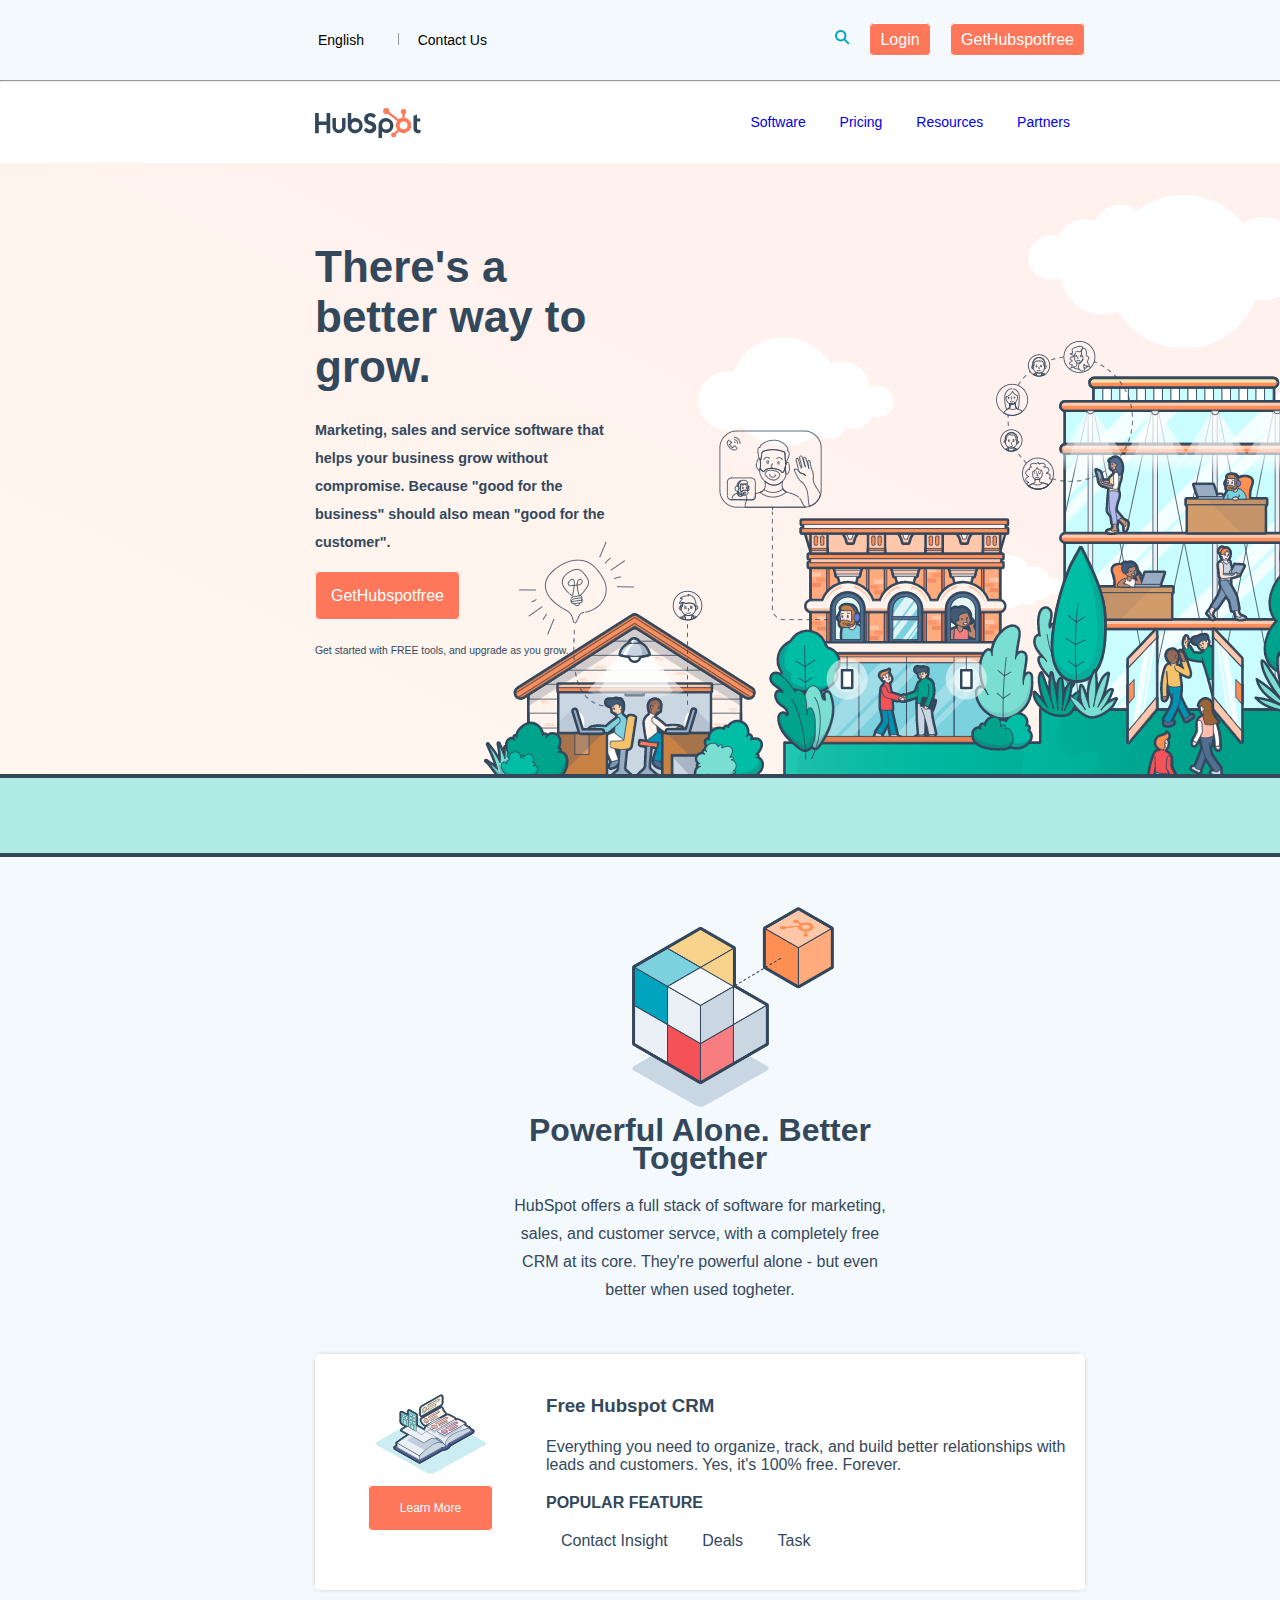
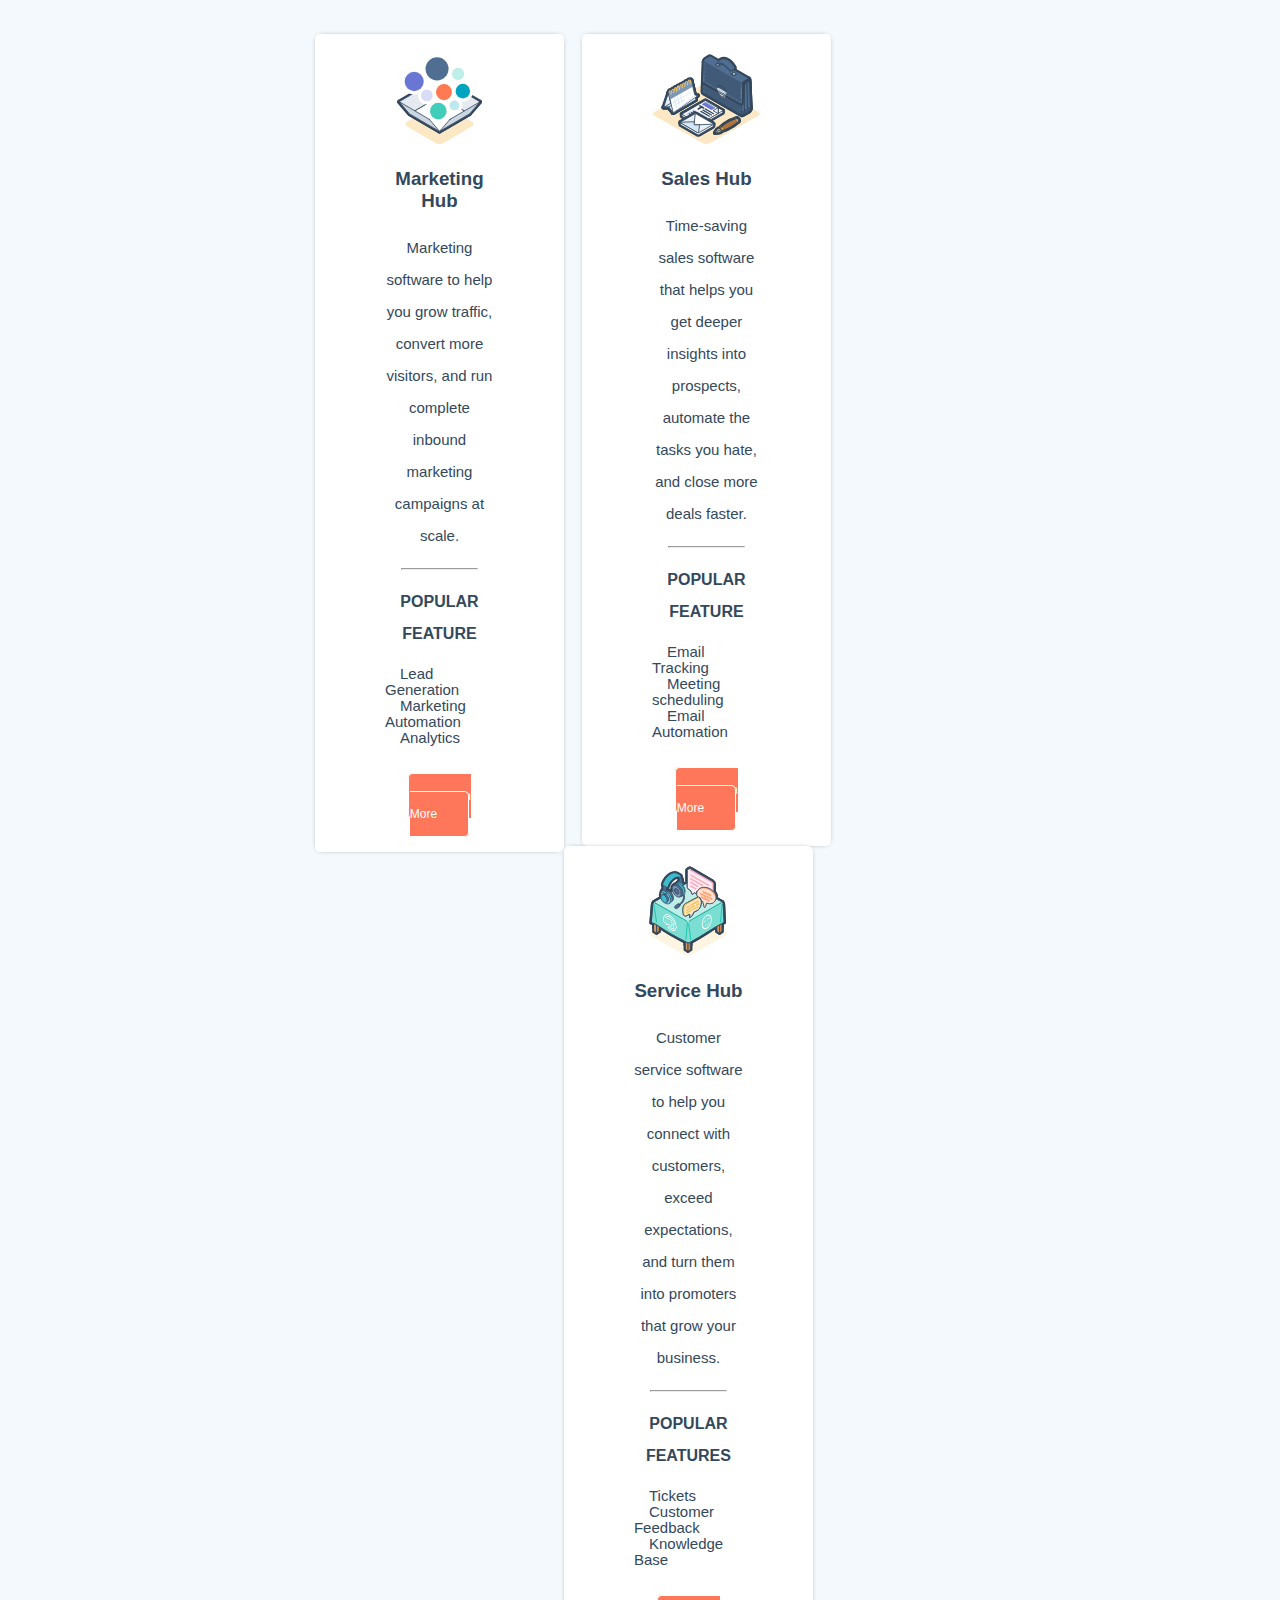
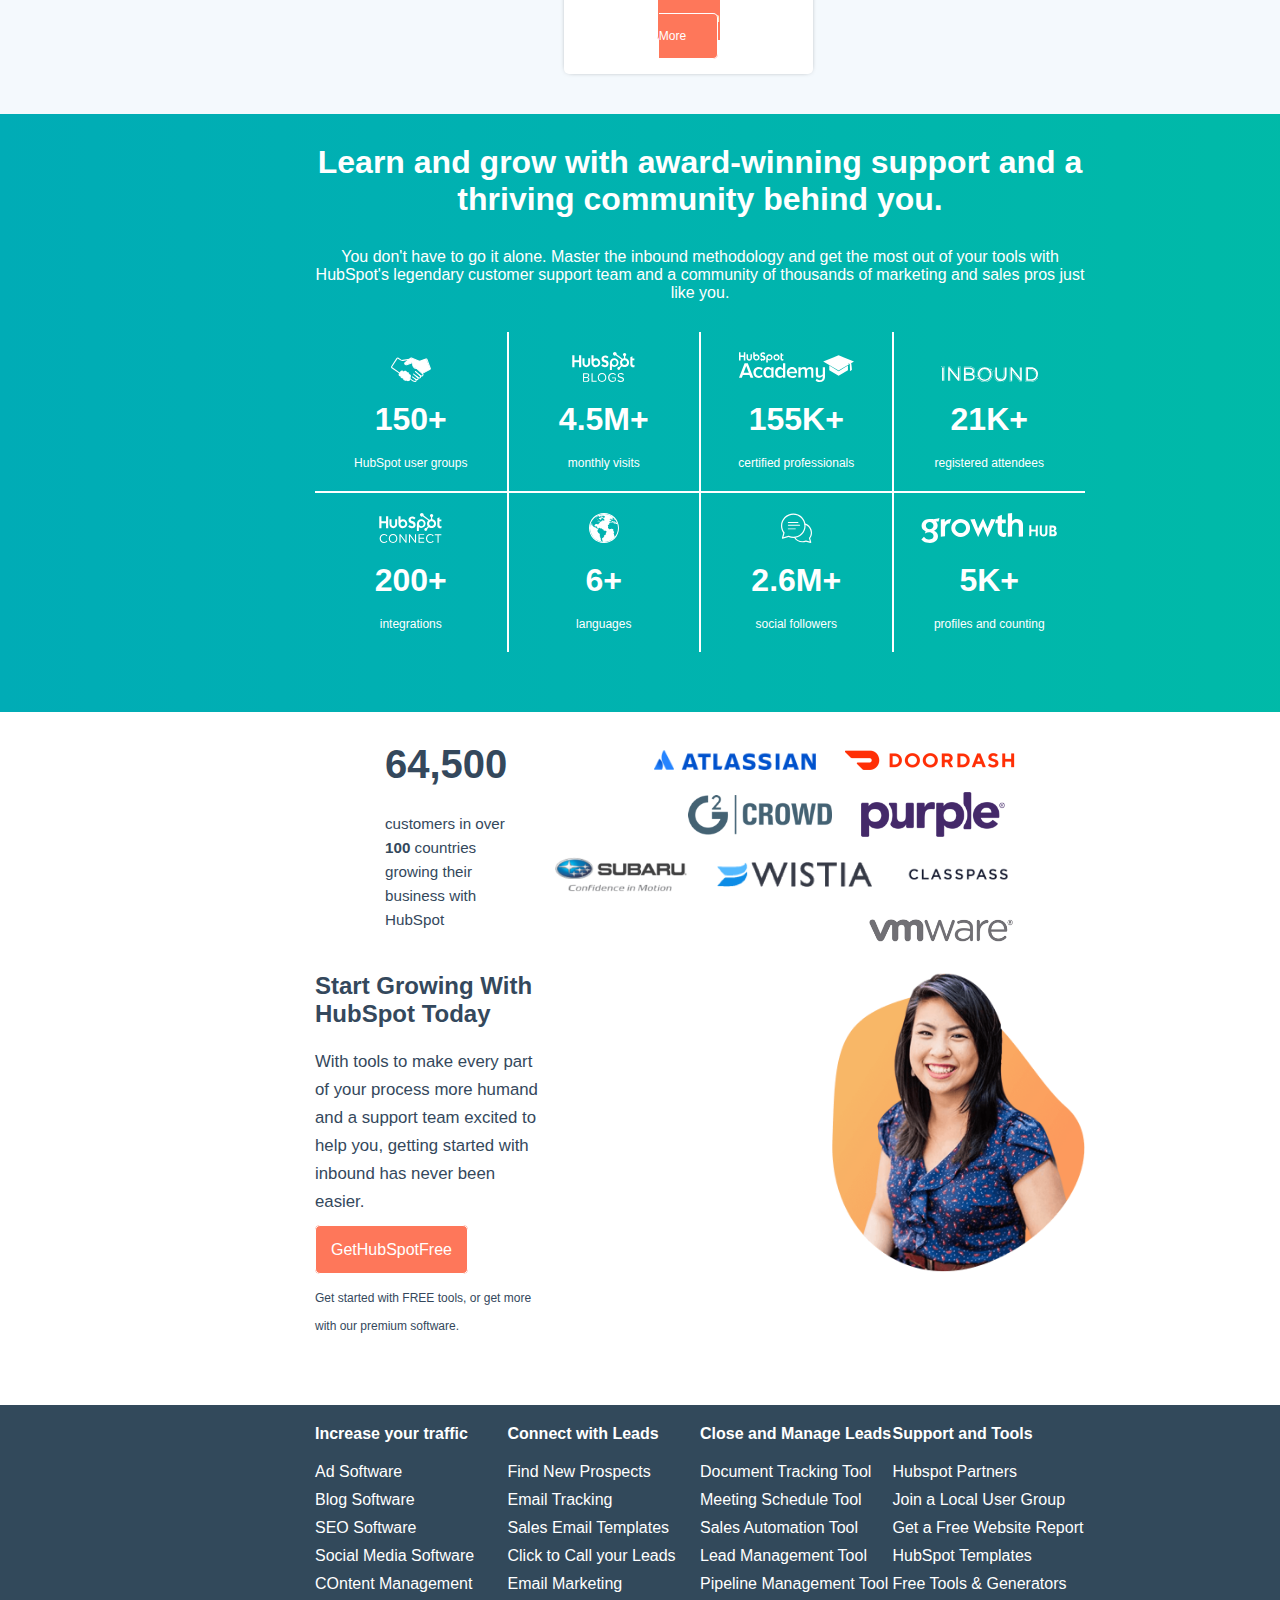
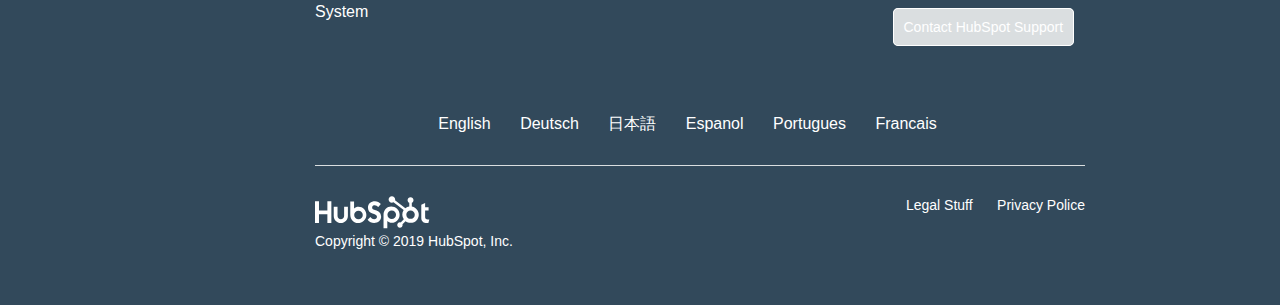
<file: index.html>
<!DOCTYPE html>
<html lang="en">
<head>
    <meta charset="UTF-8">
    <meta http-equiv="X-UA-Compatible" content="IE=edge">
    <meta name="viewport" content="width=device-width, initial-scale=1.0">
    <title>HubSpot</title>
    <link rel="shortcut icon" type="image/jpg" href="./assets/hubspot/img/HubSpot-Inversed-Favicon.webp"/>
    <!-- links css -->
    <link rel="stylesheet" href="./assets/css/style.css">
    <!-- links google fonts -->
    <link rel="stylesheet" href="https://cdnjs.cloudflare.com/ajax/libs/font-awesome/5.15.3/css/all.min.css" integrity="sha512-iBBXm8fW90+nuLcSKlbmrPcLa0OT92xO1BIsZ+ywDWZCvqsWgccV3gFoRBv0z+8dLJgyAHIhR35VZc2oM/gI1w==" crossorigin="anonymous" />
</head>
<body>
<!-- header section  -->
    <header>
<!-- first navbar -->
        <div class="bcgcolor">
            <nav class="nav_bar_one container clearfix line_height">
                <div class="left">
                    <ul>
                        <li><a href="#"><i class="fas fa-globe-europe"></i>English<i class="fas fa-chevron-down"></i></a></li>
                        <span class="minibar"></span>
                        <li><a href="#">Contact Us</a></li>
                    </ul>
                </div>
                <div class="right">
                    <ul>
                        <li><a href="#"><img  class="search_icon" src="./assets/hubspot/img/search-20icon.webp" alt="search"></a></li>                           
                        <li><a class="btn" href="#">Login</a></li>
                        <li><a class="btn" href="#">GetHubspotfree</a></li>
                    </ul>
                </div>
            </nav>
        </div>
        <hr>
<!-- /first navbar --> 
<!-- second navbar -->
        <nav class="nav_bar_two clearfix container line_height">
            <div class="left">
                <div>
                    <img class="mainlogo" src="./assets/hubspot/img/logo.svg" alt="Hubspot Logo">
                </div>
            </div>
            <div class="right">
                <ul>
                    <li><a href="#">Software<i class="fas fa-chevron-down"></i></a></li>
                    <li><a href="#">Pricing<i class="fas fa-chevron-down"></i></a></li>
                    <li><a href="#">Resources<i class="fas fa-chevron-down"></i></a></li>
                    <li><a href="#">Partners<i class="fas fa-chevron-down"></i></a></li>
                    <li><a href="#">About<i class="fas fa-chevron-down"></i></a></li>
                </ul>
            </div>
        </nav>
<!-- /second navbar -->
        <div class="jumbotron">
            <div class="container">
                    <div class="first_text">
                        <h1>There's a better way to grow.</h1>
                        <p>Marketing, sales and service software that helps your business grow without compromise. Because "good for the business" should also mean "good for the customer".</p>
                        <a href="#" class="btn_lg">GetHubspotfree</a>
                        <p>Get started with FREE tools, and upgrade as you grow.</p>
                    </div>
                <h1></h1>
            </div>
            <div class="greenbar"></div>
        </div>

    </header>
<!-- /header section  -->

<!-- main section -->
    <main class="dbg_main main">
<!-- first row -->

        <div class="row container">
            <div class="first_row">
                <img class="cube" src="./assets/hubspot/img/cube.webp" alt="Cube">
                <h2>Powerful Alone. Better Together</h2>
                <p>HubSpot offers a full stack of software for marketing, sales, and customer servce, with a completely free CRM at its core. They're powerful alone - but even better when used togheter.</p>
            </div>

        </div>
<!-- /first row -->
<!-- second row -->
        <div class="row container">
            <div class="second_row  clearfix">
                <div class="col_one">
                    <img class="book" src="./assets/hubspot/img/book.svg" alt="Book">
                    <div>
                        <a class="btn_col" href="">Learn More</a>
                    </div>
                </div>
                <div class="col_two">
                   <h3>Free Hubspot CRM</h3>
                   <p>Everything you need to organize, track, and build better relationships with leads and customers. Yes, it's 100% free. Forever.</p>
                   <p>Popular feature</p>
                   <span class="grt-line"></span>
                   <ul>
                       <li><i class="fas fa-check-circle"></i>Contact Insight</li>
                       <li><i class="fas fa-check-circle"></i>Deals</li>
                       <li><i class="fas fa-check-circle"></i>Task</li>
                   </ul> 
                </div>
            </div>
        </div>
 <!-- /second row -->
 <!-- third row -->
        <div class="row container">
            <div class="third_row clearfix">
                <aside class="first-col col">
                    <img class="third_row_img" src="./assets/hubspot/img/buble.svg" alt="Buble">
                    <h3>Marketing Hub</h3>
                    <p> Marketing software to help you grow traffic, convert more visitors, and run complete inbound marketing campaigns at scale.</p>
                    <hr class="divider">
                    <p>Popular Feature</p>
                    <ul>
                        <li><i class="fas fa-check-circle"></i>Lead Generation</li>
                        <li><i class="fas fa-check-circle"></i>Marketing Automation</li>
                        <li><i class="fas fa-check-circle"></i>Analytics</li>
                    </ul>
                    <div>
                        <a class="btn_col" href="">Learn More</a>
                    </div>
                </aside>
                <aside class="second_col col">
                    <img class="third_row_img" src="./assets/hubspot/img/office.svg" alt="Office">
                    <h3>Sales Hub</h3>
                    <p>Time-saving sales software that helps you get deeper insights into prospects, automate the tasks you hate, and close more deals faster.</p>
                    <hr class="divider">
                    <p>Popular Feature</p>
                    <ul>
                        <li><i class="fas fa-check-circle"></i>Email Tracking</li>
                        <li><i class="fas fa-check-circle"></i>Meeting scheduling</li>
                        <li><i class="fas fa-check-circle"></i>Email Automation</li>
                    </ul>
                    <div>
                        <a class="btn_col" href="">Learn More</a>
                    </div>
                </aside>
                <aside class="third_col col">
                    <img class="third_row_img" src="./assets/hubspot/img/table.svg" alt="Table">
                    <h3>Service Hub</h3>
                    <p>Customer service software to help you connect with customers, exceed expectations, and turn them into promoters that grow your business.</p>
                    <hr class="divider">
                    <p>Popular Features</p>
                    <ul>
                        <li><i class="fas fa-check-circle"></i>Tickets</li>
                        <li><i class="fas fa-check-circle"></i>Customer Feedback</li>
                        <li><i class="fas fa-check-circle"></i>Knowledge Base</li>
                    </ul>
                    <div>
                        <a class="btn_col" href="">Learn More</a>
                    </div>
                </aside>
            </div>
        </div>
<!-- /third row -->
<!-- green section -->
        <div class="green_section">
            <div class="container">
                <h2>Learn and grow with award-winning support and a thriving community behind you.</h2>
                <p>You don't have to go it alone. Master the inbound methodology and get the most out of your tools with HubSpot's legendary customer support team and a community of thousands of marketing and sales pros just like you.</p>
            </div>
            <div class="grid container">
                <div class="top_four clearfix">
                    <div class="quarter">
                        <img src="./assets/hubspot/img/hands.svg" alt="Hands" class="whitelogo">
                        <h2>150+</h2>
                        <span>HubSpot user groups</span>
                    </div>
                    <div class="quarter">
                        <img src="./assets/hubspot/img/blogs.svg" alt="Blogs" class="whitelogo">
                        <h2>4.5M+</h2>
                        <span>monthly visits</span>
                    </div>
                    <div class="quarter">
                        <img src="./assets/hubspot/img/academy.svg" alt="Academy" class="whitelogo">
                        <h2>155K+</h2>
                        <span>certified professionals</span>
                    </div>
                    <div class="quarter">
                        <img src="./assets/hubspot/img/inbound.svg" alt="Inbound" class="whitelogo">
                        <h2>21K+</h2>
                        <span>registered attendees</span>
                    </div>
                </div>
                <div class="low_four clearfix">
                    <div class="quarter">
                        <img src="./assets/hubspot/img/connect.svg" alt="Connect" class="whitelogo">
                        <h2>200+</h2>
                        <span>integrations</span>
                    </div>
                    <div class="quarter">
                        <img src="./assets/hubspot/img/globe.svg" alt="Globe" class="whitelogo">
                        <h2>6+</h2>
                        <span>languages</span>
                    </div>
                    <div class="quarter">
                        <img src="./assets/hubspot/img/followers.svg" alt="buble" class="whitelogo">
                        <h2>2.6M+</h2>
                        <span>social followers</span>
                    </div>
                    <div class="quarter">
                        <img src="./assets/hubspot/img/growth.svg" alt="GrowthHub" class="whitelogo">
                        <h2>5K+</h2>
                        <span>profiles and counting</span>
                    </div>
                </div>
            </div>
        </div>
<!-- /green section -->
<!-- customers section -->
        <div class="cust_back">
            <div class="customers clearfix">
                <div class="cust_numbers">
                    <h2>64,500</h2>
                    <p>customers in over <strong>100</strong> countries growing their business with HubSpot</p>
                </div>
                <div class="cust_logos">
                    <div class="top_logos">
                        <img id="atlasian" src="./assets/hubspot/img/atlasian.webp" alt="Atlassian">
                        <img id="doordash" src="./assets/hubspot/img/doordash.webp" alt="doordash">
                        <img id="g2" src="./assets/hubspot/img/g2crowd.webp" alt="G2Crowd">
                        <img id="purple" src="./assets/hubspot/img/purple.webp" alt="Purple">
                    </div>
                    <div class="low_logos">
                        <img id="subaru" src="./assets/hubspot/img/subaru.webp" alt="Subaru">
                        <img id="wistia" src="./assets/hubspot/img/wistia.webp" alt="Wistia">
                        <img id="classpass" src="./assets/hubspot/img/classpass.webp" alt="Classpass">
                        <img id="vmware" src="./assets/hubspot/img/vmware.webp" alt="VmWare">
                    </div>
                </div>
            </div>
            <div class="growth container clearfix">
                <div class="start">
                    <h2>Start Growing With HubSpot Today</h2>
                    <p>With tools to make every part of your process more humand and a support team excited to help you, getting started with inbound has never been easier.</p>
                    <a href="" class="btn_lg">GetHubSpotFree</a>
                    <p>Get started with FREE tools, or get more with our premium software.</p>
                </div>
                <div class="woman">
                    <img src="./assets/hubspot/img/woman.webp" alt="Happy Wife Happy Life">
                </div>    
            </div>
        </div>
    </main>
<!-- /customer section -->    
<!-- /main section -->
<!-- footer section -->
    <footer class="footer">
<!-- link section -->        
        <div class="links container clearfix">
            <div class="link_col">
                <ul>
                    <li><a href="">Increase your traffic</a></li>
                    <li><a href="">Ad Software</a></li>
                    <li><a href="">Blog Software</a></li>
                    <li><a href="">SEO Software</a></li>
                    <li><a href="">Social Media Software</a></li>
                    <li><a href="">COntent Management System</a></li>
                </ul>
            </div>
            <div class="link_col">
                <ul>
                    <li><a href="">Connect with Leads</a></li>
                    <li><a href="">Find New Prospects</a></li>
                    <li><a href="">Email Tracking</a></li>
                    <li><a href="">Sales Email Templates</a></li>
                    <li><a href="">Click to Call your Leads</a></li>
                    <li><a href="">Email Marketing</a></li>
                </ul>
            </div>
            <div class="link_col">
                <ul>
                    <li><a href="">Close and Manage Leads</a></li>
                    <li><a href="">Document Tracking Tool</a></li>
                    <li><a href="">Meeting Schedule Tool</a></li>
                    <li><a href="">Sales Automation Tool</a></li>
                    <li><a href="">Lead Management Tool</a></li>
                    <li><a href="">Pipeline Management Tool</a></li>
                </ul>
            </div>
            <div class="link_col">
                <ul>
                    <li><a href="">Support and Tools</a></li>
                    <li><a href="">Hubspot Partners</a></li>
                    <li><a href="">Join a Local User Group</a></li>
                    <li><a href="">Get a Free Website Report</a></li>
                    <li><a href="">HubSpot Templates</a></li>
                    <li><a href="">Free Tools & Generators</a></li>
                    <li id="supp_btn"><a href="" class="white_btn">Contact HubSpot Support</a></li>
                    <li><a href=""><i class="fab fa-facebook-f logo_sm"></i></a><a href=""><i class="fab fa-instagram logo_sm"></i></a><a href=""><i class="fab fa-youtube logo_sm"></i></a><a href=""><i class="fab fa-twitter logo_sm"></i></a><a href=""><i class="fab fa-linkedin-in logo_sm"></i></a></li>
                </ul>
            </div>
        </div>
<!-- /link section -->
        <div class="languages container">
            <ul>
                <li><a href="">English</a></li>
                <li><a href="">Deutsch</a></li>
                <li><a href="">日本語</a></li>
                <li><a href="">Espanol</a></li>
                <li><a href="">Portugues</a></li>
                <li><a href="">Francais</a></li>
            </ul>
        </div>
        <div class="credits container clearfix">
            <div class="copyright">
                <img src="./assets/hubspot/img/logo-white.svg" alt="Logo">
                <p>Copyright &#169; 2019 HubSpot, Inc.</p>
            </div>
            <div class="legal_stuff">
                <ul>
                    <li><a href="#">Legal Stuff</a></li>
                    <li><a href="#">Privacy Police</a></li>
                </ul>
            </div>
        </div>
    </footer>
<!-- /footer section -->
</body>
</html>
</file>
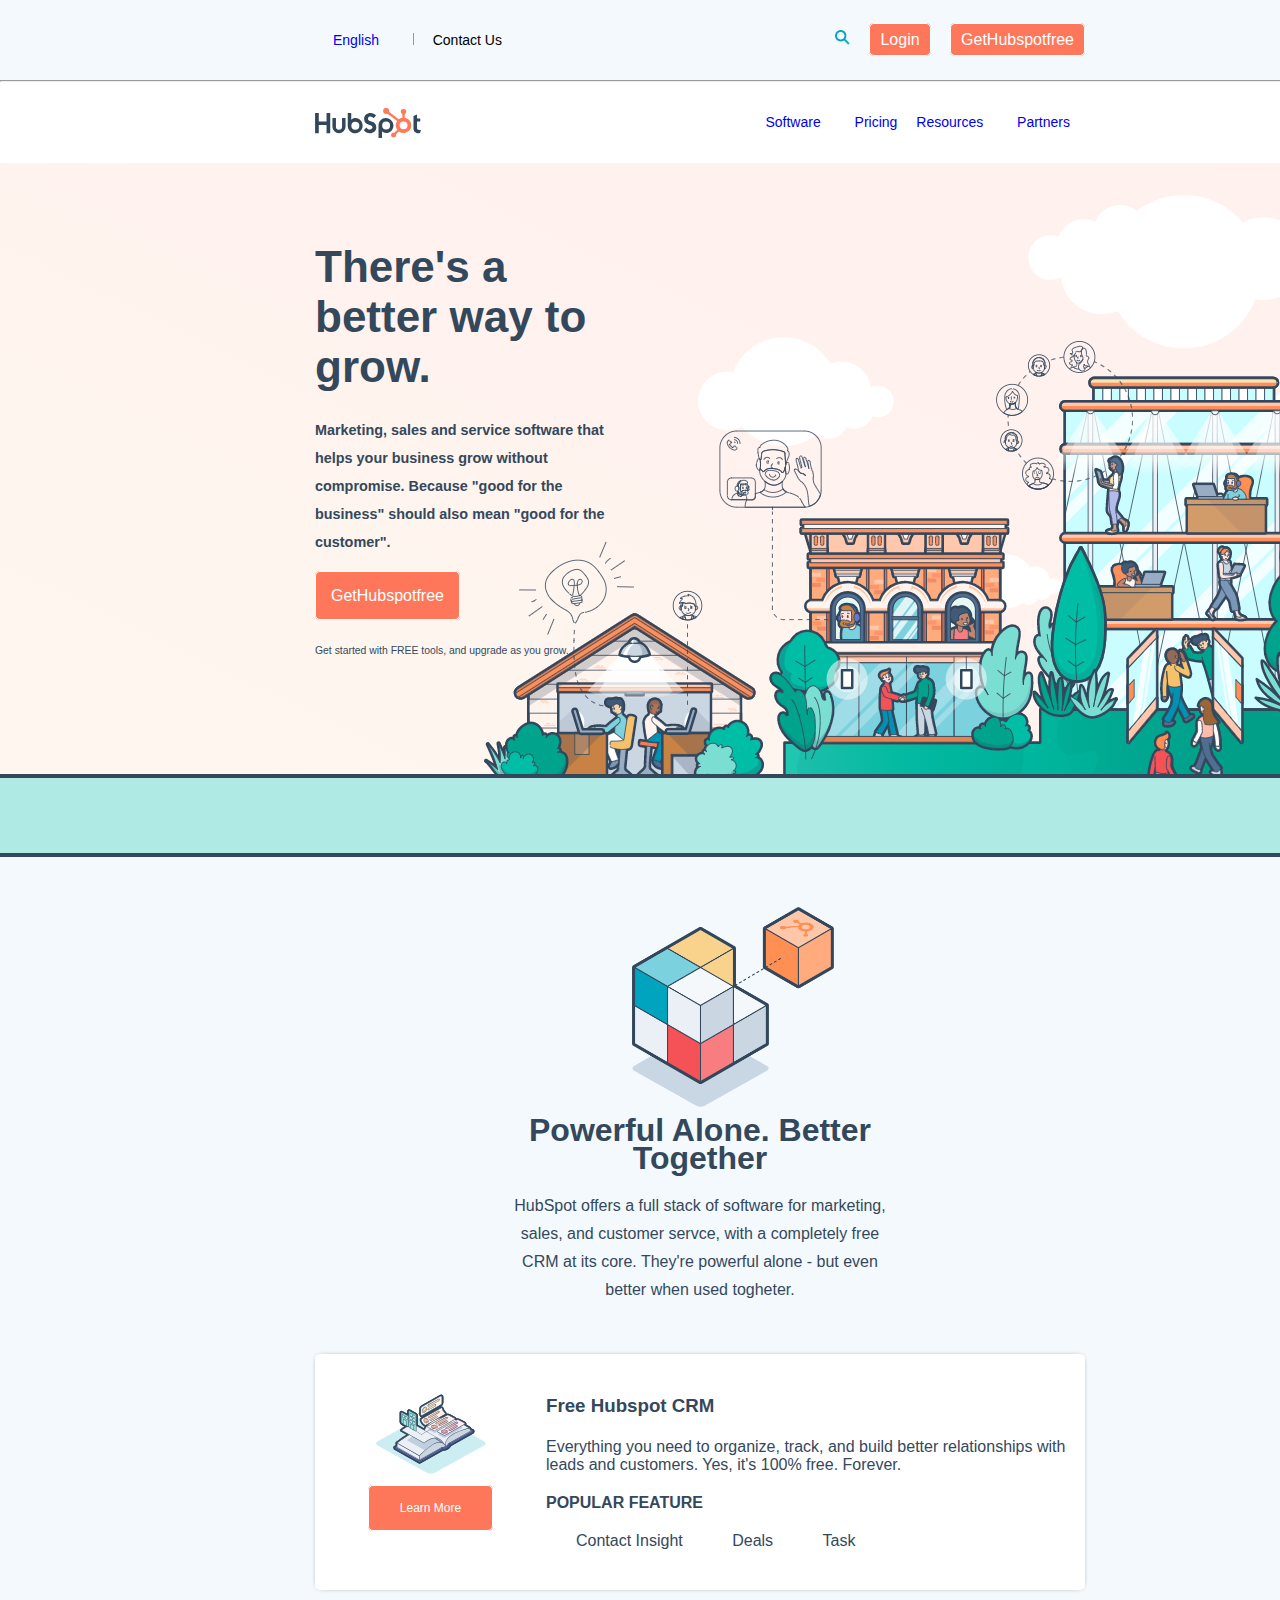
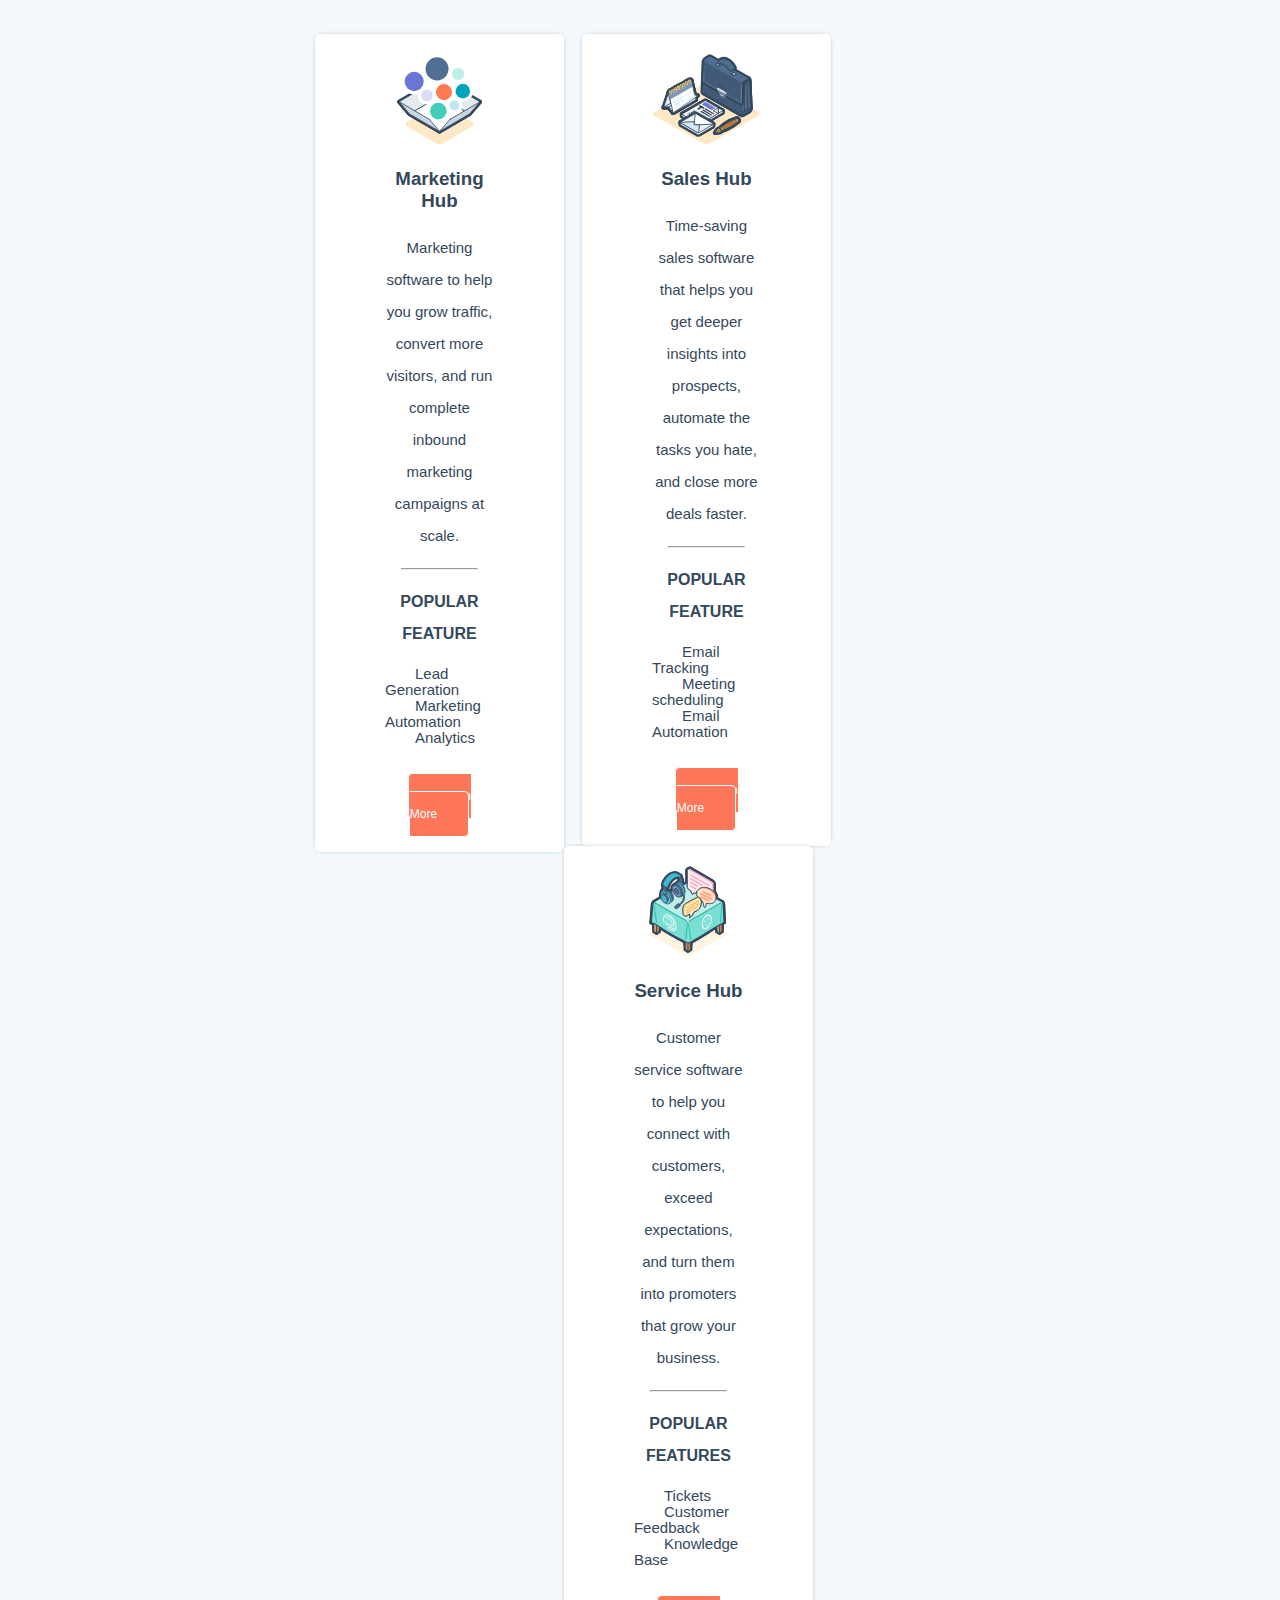
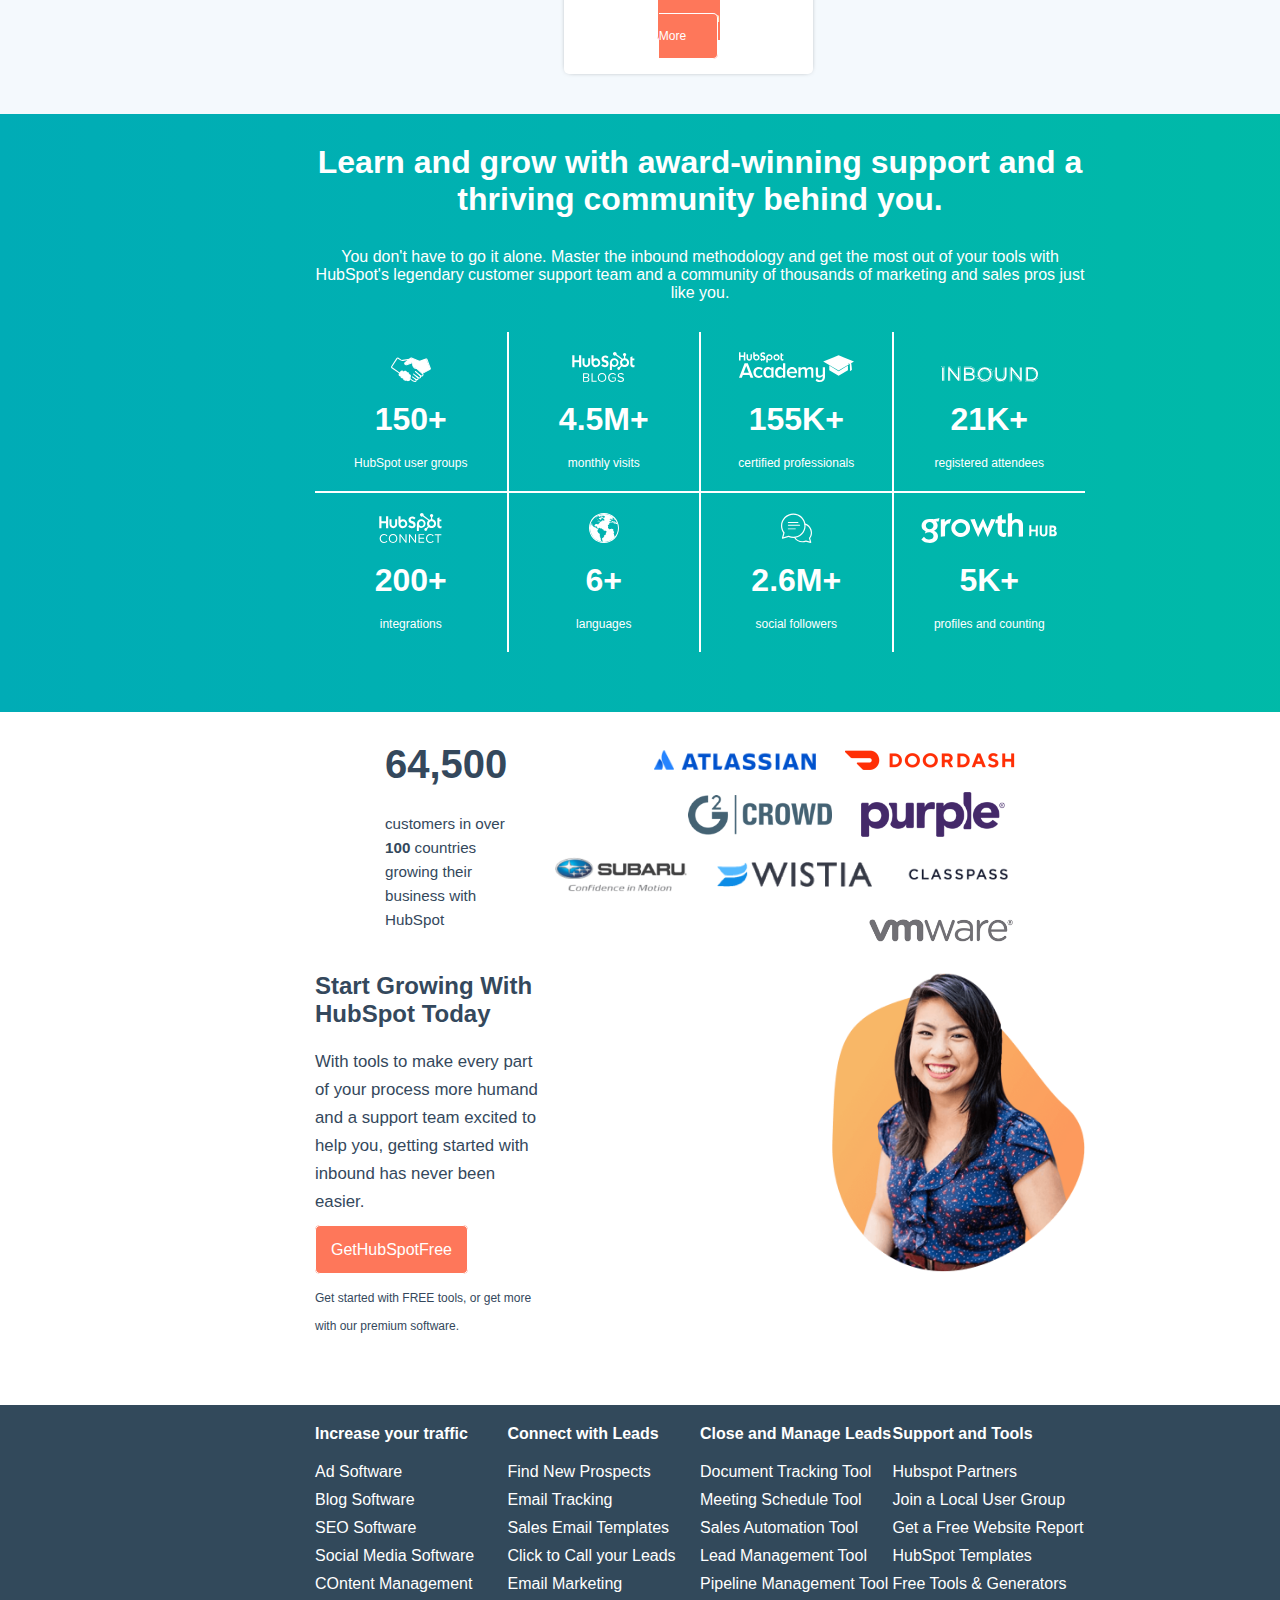
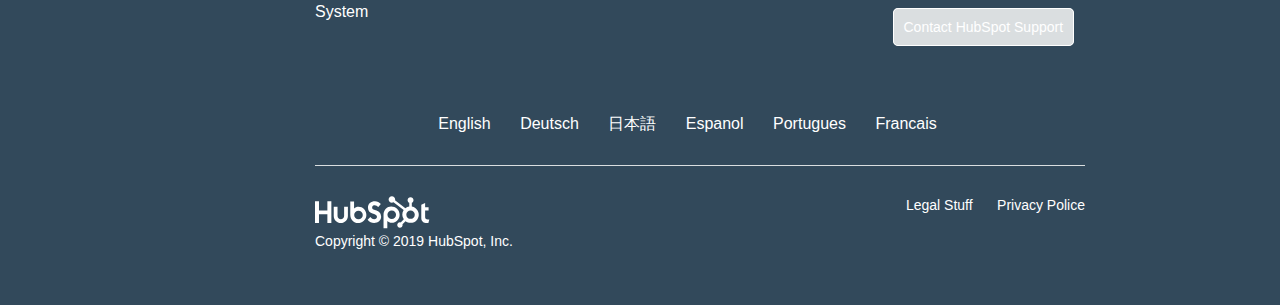
<file: bonus/index.html>
<!DOCTYPE html>
<html lang="en">
<head>
    <meta charset="UTF-8">
    <meta http-equiv="X-UA-Compatible" content="IE=edge">
    <meta name="viewport" content="width=device-width, initial-scale=1.0">
    <title>HubSpot</title>
    <link rel="shortcut icon" type="image/jpg" href="./assets/hubspot/img/HubSpot-Inversed-Favicon.webp"/>
    <!-- links css -->
    <link rel="stylesheet" href="./assets/css/style.css">
    <!-- links google fonts -->
    <link rel="stylesheet" href="https://cdnjs.cloudflare.com/ajax/libs/font-awesome/5.15.3/css/all.min.css" integrity="sha512-iBBXm8fW90+nuLcSKlbmrPcLa0OT92xO1BIsZ+ywDWZCvqsWgccV3gFoRBv0z+8dLJgyAHIhR35VZc2oM/gI1w==" crossorigin="anonymous" />
</head>
<body>
<!-- header section  -->
    <header>
<!-- first navbar -->
        <div class="bcgcolor">
            <nav class="nav_bar_one container clearfix line_height">
                <div class="left">
                    <ul>
                        <li>
                            <div class="dropdown">
                                <a class="dropbtn" href="#"><i class="fas fa-globe-europe"></i>English<i class="fas fa-chevron-down"></i></a>
                                <div class="dropdown-content languages">
                                    <a href="">日本語</a>
                                    <a href="">Deutsch</a>
                                    <a href="">English</a>
                                    <a href="">Espa&ntilde;a</a>
                                    <a href="">Portugu&ecirc;s</a>
                                    <a href="">Fran&ccedil;es</a>
                                </div>
                            </div>
                            
                        </li>
                        <span class="minibar"></span>
                        <li><a href="#">Contact Us</a></li>
                    </ul>
                </div>
                <div class="right">
                    <ul>
                        <li><a href="#"><img  class="search_icon" src="./assets/hubspot/img/search-20icon.webp" alt="search"></a></li>                           
                        <li><a class="btn" href="#">Login</a></li>
                        <li><a class="btn" href="#">GetHubspotfree</a></li>
                    </ul>
                </div>
            </nav>
        </div>
        <hr>
<!-- /first navbar --> 
<!-- second navbar -->
        <nav class="nav_bar_two clearfix container line_height">
            <div class="left">
                <div>
                    <img class="mainlogo" src="./assets/hubspot/img/logo.svg" alt="Hubspot Logo">
                </div>
            </div>
            <div class="right">
                <ul>
                    <li>
                        <div class="dropdown">
                            <a class="dropbtn" href="#">Software<i class="fas fa-chevron-down"></i></a>
                            <div class="dropdown-content software">
                                <a href="#">
                                    <div>
                                        <h3>Free HubSpot CRM</h3>
                                        <span class="underlink">All your contacts and companies, 100% free.</span>
                                    </div>
                                </a>
                                <a href="#"><h3>Marketing Hub</h3>
                                    <span class="underlink">Marketing software to increase traffic and leads</span>
                                </a>
                                <a href="#"><h3>Sales Hub</h3>
                                    <span class="underlink">Sales sofrware fr closing more deals, faster. Free and premium plans.</span>
                                </a>
                                <a href="#"><h3>Service Hub</h3>
                                    <span class="underlink">Software for providin first-class customer service. Free and premium plans.</span>
                                </a>
                                <a href="#"><h3>CMS Hub</h3>
                                    <span class="underlink">Content management software to power websiter. Premium plans and free trial</span>
                                </a>
                                <a href="#"><h3>App Marketplace</h3>
                                    <span class="underlink">
                                </a>
                            </div>
                        </div>
                    </li>
                    <li><a href="#">Pricing</a></li>
                    
                    <li><a href="#">Resources<i class="fas fa-chevron-down"></i></a></li>
                    <li><a href="#">Partners<i class="fas fa-chevron-down"></i></a></li>
                    <li><a href="#">About<i class="fas fa-chevron-down"></i></a></li>
                </ul>
            </div>
        </nav>
<!-- /second navbar -->
        <div class="jumbotron">
            <div class="container">
                    <div class="first_text">
                        <h1>There's a better way to grow.</h1>
                        <p>Marketing, sales and service software that helps your business grow without compromise. Because "good for the business" should also mean "good for the customer".</p>
                        <a href="#" class="btn_lg">GetHubspotfree</a>
                        <p>Get started with FREE tools, and upgrade as you grow.</p>
                    </div>
                <h1></h1>
            </div>
            <div class="greenbar"></div>
        </div>

    </header>
<!-- /header section  -->

<!-- main section -->
    <main class="dbg_main main">
<!-- first row -->

        <div class="row container">
            <div class="first_row">
                <img class="cube" src="./assets/hubspot/img/cube.webp" alt="Cube">
                <h2>Powerful Alone. Better Together</h2>
                <p>HubSpot offers a full stack of software for marketing, sales, and customer servce, with a completely free CRM at its core. They're powerful alone - but even better when used togheter.</p>
            </div>

        </div>
<!-- /first row -->
<!-- second row -->
        <div class="row container">
            <div class="second_row  clearfix">
                <div class="col_one">
                    <img class="book" src="./assets/hubspot/img/book.svg" alt="Book">
                    <div>
                        <a class="btn_col" href="">Learn More</a>
                    </div>
                </div>
                <div class="col_two">
                   <h3>Free Hubspot CRM</h3>
                   <p>Everything you need to organize, track, and build better relationships with leads and customers. Yes, it's 100% free. Forever.</p>
                   <p>Popular feature</p>
                   <span class="grt-line"></span>
                   <ul>
                       <li><i class="fas fa-check-circle"></i>Contact Insight</li>
                       <li><i class="fas fa-check-circle"></i>Deals</li>
                       <li><i class="fas fa-check-circle"></i>Task</li>
                   </ul> 
                </div>
            </div>
        </div>
 <!-- /second row -->
 <!-- third row -->
        <div class="row container">
            <div class="third_row clearfix">
                <aside class="first-col col">
                    <img class="third_row_img" src="./assets/hubspot/img/buble.svg" alt="Buble">
                    <h3>Marketing Hub</h3>
                    <p> Marketing software to help you grow traffic, convert more visitors, and run complete inbound marketing campaigns at scale.</p>
                    <hr class="divider">
                    <p>Popular Feature</p>
                    <ul>
                        <li><i class="fas fa-check-circle"></i>Lead Generation</li>
                        <li><i class="fas fa-check-circle"></i>Marketing Automation</li>
                        <li><i class="fas fa-check-circle"></i>Analytics</li>
                    </ul>
                    <div>
                        <a class="btn_col" href="">Learn More</a>
                    </div>
                </aside>
                <aside class="second_col col">
                    <img class="third_row_img" src="./assets/hubspot/img/office.svg" alt="Office">
                    <h3>Sales Hub</h3>
                    <p>Time-saving sales software that helps you get deeper insights into prospects, automate the tasks you hate, and close more deals faster.</p>
                    <hr class="divider">
                    <p>Popular Feature</p>
                    <ul>
                        <li><i class="fas fa-check-circle"></i>Email Tracking</li>
                        <li><i class="fas fa-check-circle"></i>Meeting scheduling</li>
                        <li><i class="fas fa-check-circle"></i>Email Automation</li>
                    </ul>
                    <div>
                        <a class="btn_col" href="">Learn More</a>
                    </div>
                </aside>
                <aside class="third_col col">
                    <img class="third_row_img" src="./assets/hubspot/img/table.svg" alt="Table">
                    <h3>Service Hub</h3>
                    <p>Customer service software to help you connect with customers, exceed expectations, and turn them into promoters that grow your business.</p>
                    <hr class="divider">
                    <p>Popular Features</p>
                    <ul>
                        <li><i class="fas fa-check-circle"></i>Tickets</li>
                        <li><i class="fas fa-check-circle"></i>Customer Feedback</li>
                        <li><i class="fas fa-check-circle"></i>Knowledge Base</li>
                    </ul>
                    <div>
                        <a class="btn_col" href="">Learn More</a>
                    </div>
                </aside>
            </div>
        </div>
<!-- /third row -->
<!-- green section -->
        <div class="green_section">
            <div class="container">
                <h2>Learn and grow with award-winning support and a thriving community behind you.</h2>
                <p>You don't have to go it alone. Master the inbound methodology and get the most out of your tools with HubSpot's legendary customer support team and a community of thousands of marketing and sales pros just like you.</p>
            </div>
            <div class="grid container">
                <div class="top_four clearfix">
                    <div class="quarter">
                        <img src="./assets/hubspot/img/hands.svg" alt="Hands" class="whitelogo">
                        <h2>150+</h2>
                        <span>HubSpot user groups</span>
                    </div>
                    <div class="quarter">
                        <img src="./assets/hubspot/img/blogs.svg" alt="Blogs" class="whitelogo">
                        <h2>4.5M+</h2>
                        <span>monthly visits</span>
                    </div>
                    <div class="quarter">
                        <img src="./assets/hubspot/img/academy.svg" alt="Academy" class="whitelogo">
                        <h2>155K+</h2>
                        <span>certified professionals</span>
                    </div>
                    <div class="quarter">
                        <img src="./assets/hubspot/img/inbound.svg" alt="Inbound" class="whitelogo">
                        <h2>21K+</h2>
                        <span>registered attendees</span>
                    </div>
                </div>
                <div class="low_four clearfix">
                    <div class="quarter">
                        <img src="./assets/hubspot/img/connect.svg" alt="Connect" class="whitelogo">
                        <h2>200+</h2>
                        <span>integrations</span>
                    </div>
                    <div class="quarter">
                        <img src="./assets/hubspot/img/globe.svg" alt="Globe" class="whitelogo">
                        <h2>6+</h2>
                        <span>languages</span>
                    </div>
                    <div class="quarter">
                        <img src="./assets/hubspot/img/followers.svg" alt="buble" class="whitelogo">
                        <h2>2.6M+</h2>
                        <span>social followers</span>
                    </div>
                    <div class="quarter">
                        <img src="./assets/hubspot/img/growth.svg" alt="GrowthHub" class="whitelogo">
                        <h2>5K+</h2>
                        <span>profiles and counting</span>
                    </div>
                </div>
            </div>
        </div>
<!-- /green section -->
<!-- customers section -->
        <div class="cust_back">
            <div class="customers clearfix">
                <div class="cust_numbers">
                    <h2>64,500</h2>
                    <p>customers in over <strong>100</strong> countries growing their business with HubSpot</p>
                </div>
                <div class="cust_logos">
                    <div class="top_logos">
                        <img id="atlasian" src="./assets/hubspot/img/atlasian.webp" alt="Atlassian">
                        <img id="doordash" src="./assets/hubspot/img/doordash.webp" alt="doordash">
                        <img id="g2" src="./assets/hubspot/img/g2crowd.webp" alt="G2Crowd">
                        <img id="purple" src="./assets/hubspot/img/purple.webp" alt="Purple">
                    </div>
                    <div class="low_logos">
                        <img id="subaru" src="./assets/hubspot/img/subaru.webp" alt="Subaru">
                        <img id="wistia" src="./assets/hubspot/img/wistia.webp" alt="Wistia">
                        <img id="classpass" src="./assets/hubspot/img/classpass.webp" alt="Classpass">
                        <img id="vmware" src="./assets/hubspot/img/vmware.webp" alt="VmWare">
                    </div>
                </div>
            </div>
            <div class="growth container clearfix">
                <div class="start">
                    <h2>Start Growing With HubSpot Today</h2>
                    <p>With tools to make every part of your process more humand and a support team excited to help you, getting started with inbound has never been easier.</p>
                    <a href="" class="btn_lg">GetHubSpotFree</a>
                    <p>Get started with FREE tools, or get more with our premium software.</p>
                </div>
                <div class="woman">
                    <img src="./assets/hubspot/img/woman.webp" alt="Happy Wife Happy Life">
                </div>    
            </div>
        </div>
    </main>
<!-- /customer section -->    
<!-- /main section -->
<!-- footer section -->
    <footer class="footer">
<!-- link section -->        
        <div class="links container clearfix">
            <div class="link_col">
                <ul>
                    <li><a href="">Increase your traffic</a></li>
                    <li><a href="">Ad Software</a></li>
                    <li><a href="">Blog Software</a></li>
                    <li><a href="">SEO Software</a></li>
                    <li><a href="">Social Media Software</a></li>
                    <li><a href="">COntent Management System</a></li>
                </ul>
            </div>
            <div class="link_col">
                <ul>
                    <li><a href="">Connect with Leads</a></li>
                    <li><a href="">Find New Prospects</a></li>
                    <li><a href="">Email Tracking</a></li>
                    <li><a href="">Sales Email Templates</a></li>
                    <li><a href="">Click to Call your Leads</a></li>
                    <li><a href="">Email Marketing</a></li>
                </ul>
            </div>
            <div class="link_col">
                <ul>
                    <li><a href="">Close and Manage Leads</a></li>
                    <li><a href="">Document Tracking Tool</a></li>
                    <li><a href="">Meeting Schedule Tool</a></li>
                    <li><a href="">Sales Automation Tool</a></li>
                    <li><a href="">Lead Management Tool</a></li>
                    <li><a href="">Pipeline Management Tool</a></li>
                </ul>
            </div>
            <div class="link_col">
                <ul>
                    <li><a href="">Support and Tools</a></li>
                    <li><a href="">Hubspot Partners</a></li>
                    <li><a href="">Join a Local User Group</a></li>
                    <li><a href="">Get a Free Website Report</a></li>
                    <li><a href="">HubSpot Templates</a></li>
                    <li><a href="">Free Tools & Generators</a></li>
                    <li id="supp_btn"><a href="" class="white_btn">Contact HubSpot Support</a></li>
                    <li><a href=""><i class="fab fa-facebook-f logo_sm"></i></a><a href=""><i class="fab fa-instagram logo_sm"></i></a><a href=""><i class="fab fa-youtube logo_sm"></i></a><a href=""><i class="fab fa-twitter logo_sm"></i></a><a href=""><i class="fab fa-linkedin-in logo_sm"></i></a></li>
                </ul>
            </div>
        </div>
<!-- /link section -->
        <div class="languages container">
            <ul>
                <li><a href="">English</a></li>
                <li><a href="">Deutsch</a></li>
                <li><a href="">日本語</a></li>
                <li><a href="">Espanol</a></li>
                <li><a href="">Portugues</a></li>
                <li><a href="">Francais</a></li>
            </ul>
        </div>
        <div class="credits container clearfix">
            <div class="copyright">
                <img src="./assets/hubspot/img/logo-white.svg" alt="Logo">
                <p>Copyright &#169; 2019 HubSpot, Inc.</p>
            </div>
            <div class="legal_stuff">
                <ul>
                    <li><a href="#">Legal Stuff</a></li>
                    <li><a href="#">Privacy Police</a></li>
                </ul>
            </div>
        </div>
    </footer>
<!-- /footer section -->
</body>
</html>
</file>
<file: assets/css/style.css>
/* common rules */
*{
    box-sizing: border-box;
    margin: 0;
    padding: 0;
}
.clearfix::after{
    content: "";
    display: table;
    clear: both;
}
.container{
    width: 55%;
    margin: auto;
}
body{
    min-width: 1400px;
    font-family: Arial, Helvetica, sans-serif;
    color: rgba(52, 72, 92, 1);
}
li{
    list-style: none;
}
.right>ul li{
    display: inline-block;
    padding-left: 15px;
}
.left>ul li{
    display: inline-block;
}
a{
    text-decoration: none;
}
.btn {
    padding: 7px 10px;
    border: 1px solid white;
    background-color: rgba(254, 119, 90, 1);
    color:white;
    border-radius: 5px;
}
hr{
    color:rgba(52, 72, 92, 1)
}
.line_height{
    line-height: 80px;
}
ul > li > a .fa-chevron-down{
    padding: 0 15px;
}
ul > li > a .fa-chevron-down:last-child{
    padding: 0px 0px 0px 15px;
}
/* :hover */
.btn:hover{
    padding: 7px 10px;
    border: 1px solid rgba(254, 119, 90, 1);
    background-color: white;
    color:rgba(254, 119, 90, 1);
    border-radius: 5px;
}
.btn_lg:hover{
    padding: 15px;
    border: 1px solid rgba(254, 119, 90, 1);
    background-color: white;
    color:rgba(254, 119, 90, 1);
    border-radius: 5px;
}
.btn_col:hover{
    padding: 15px 31px;
    border: 1px solid rgba(254, 119, 90, 1);
    background-color: white;
    color: rgba(254, 119, 90, 1);
    border-radius: 5px;
    font-size: 12px;
}   
.white_btn:hover{
    border: 1px solid rgba(218, 222, 224, 1);
    background: white;
    color:rgba(50, 73, 91, 1);
    border-radius: 5px;
    padding: 10px 10px;
    font-size: 14px;
    margin: 20px 0px;
}
/* first_navbar section */
.bcgcolor {
    background-color: rgba(244, 249, 253, 1);
    height: 80px;
}
.nav_bar_one .right, .left{
    width: 50%;
    float: left;
}

.right{
    text-align: right;
}
.minibar{
    height: 0.75rem;
    width: 1px;
    background-color: rgba(145, 155, 159, 1);
    display: inline-block;
    margin: 0px 15px;
}
.left>ul>li>a{
    color: black;
}
.search_icon{
    height: 15px;
}
.fa-globe-europe{
    padding-right: 3px;
}
/* second nav bar */
.nav_bar_two {
    background-color: white;
    height: 80px;
    color: rgba(52, 72, 92, 1);
}
.mainlogo{
    display: inline-block;
    vertical-align: middle;
}
.nav_bar_two>.right, .left{
    font-size: 14px;
    width: 50%;
    float: left;
    line-height: 80px;
    vertical-align: middle;
}
/* jumbotron */
.jumbotron{
    height: 695px;
    background-image: url(/assets/hubspot/img/jumbotron.png);
    background-repeat: no-repeat;
    background-position: 100%;
    background-color: rgba(255, 244, 239, 1);
    position: relative;
}
.first_text{
    width: 40%;
}
.first_text>h1{
    font-size: 2.75rem;
    font-weight: 800;
    padding: 1.5rem 0rem;
}
 .first_text p:not(:last-child){
    font-weight: 600;
    font-size: 0.90rem;
    line-height: 1.75rem;
    padding-bottom: 1.95rem;
}
.btn_lg{
    padding: 15px;
    border: 1px solid white;
    background-color: rgba(254, 119, 90, 1);
    color:white;
    border-radius: 5px;
}
.first_text p:last-child{
    font-weight: 400;
    font-size: 0.65rem;
    padding-top: 2.5rem;
}
.greenbar{
    position: absolute;
    bottom: 0;
    width: 100%;
    height: 83px;
    background-color: rgba(175, 235, 228, 1);
    border-bottom: 4px solid rgba(52, 72, 92, 1);
    border-top: 4px solid rgba(52, 72, 92, 1);
}
/*************************************************************** 
MAIN ***********************************************************/
main{
    background-color: rgba(244, 249, 253, 1);
}

/* first row */
.first_row{
    text-align: center;
    width: 50%;
    margin: 0 auto;
    padding-top: 50px;
    line-height: 1.75rem;
}
.cube{
    height: 200px;
}
.first_row h2{
    font-size: 2rem;
    padding-bottom: 20px;
    font-weight: 800;
}
/* second row */
.second_row{
    background-color: white;
    border-radius: 5px;
    box-shadow: 0px 0px 6px -4px #000000;
    display: inline-block;
    width: 100%;
    padding: 40px 0px 40px 0px;
    margin-top: 50px;
}
.book{
    height: 100px;
    padding-bottom: 20px;
    
}
.col_one{
    width: 30%;
    float: left;
    text-align: center;
}
.col_two{
    width: 70%;
    float: left;
}
.col_two h3 {
    font-weight: 600;
    padding-bottom: 20px;
    line-height: 1.5rem;
}
.col_two p:not(:last-child){
    padding-bottom: 20px;
}
.col_two li{
    display: inline-block;
    padding-left: 15px;
}
.col_two li:first-child{
    padding-left: 0;
}
.fa-check-circle{
    color: rgba(254, 119, 90, 1);
    padding-right: 15px;
}
.col_two p:last-of-type{
    text-transform: uppercase;
    font-weight: 600;
}
.btn_col{
    padding: 15px 31px;
    border: 1px solid white;
    background-color: rgba(254, 119, 90, 1);
    color: white;
    border-radius: 5px;
    font-size: 12px;
}
.grt_line{
    height: 0.75rem;
    width: 1px;
    background-color: rgba(145, 155, 159, 1);
    display: inline-block;
    margin: 0px 15px;
}
/* third row */
.third_row{
    margin: 40px 0px;
}
.col{
    width: calc(97%/3);
    padding: 20px 70px 30px 70px;
    float: left;
    text-align: center;
    background-color: white;
    border-radius: 5px;
    box-shadow: 0px 0px 6px -4px #000000;
}

.third_row_img{
    height: 90px;
}
.third_row ul>li{
    text-align: left;
}
.third_row h3{
    padding: 20px 0px;
    font-weight: 600;
}
.second_col{
    margin: 0 18px;
}
aside p:first-of-type{
    font-size: 15px;
    line-height: 2rem;
    padding-bottom: 1rem;
}
aside p:last-of-type{
    font-weight: 600;
    line-height: 2rem;
    padding-bottom: 1rem;
}
aside ul>li{
    line-height: 1rem;
}
aside p:last-of-type {
    text-transform: uppercase;
    font-weight: 800;
}
aside ul{
    font-size: 15px;
    padding-bottom: 2.5rem;
}
hr.divider{
    width: 70%;
    height: 1px;
    background-color: rgba(139, 149, 153, 1);
    margin: 0 auto;
    margin-bottom: 1rem;  
}
/* green section */
.green_section{
    background: linear-gradient(90deg, #00ACB6 0%, #00BBA7 100%);
    color: white;
    text-align: center;
    padding: 30px 0px 60px 0px;
}
.green_section h2{
    font-size: 2rem;
    padding-bottom: 30px;
}
.green_section p{
    padding-bottom: 30px;
}
.quarter{
    width: calc(100%/4);
    float:left;
    border: 1px solid white;
    padding: 20px;
}
.whitelogo{
    height: 30px;
}
.quarter h2{
    padding: 15px 0px;
}
.quarter span{
    font-size: 12px;
}
.top_four .quarter{
    border-top:transparent;
}
.low_four .quarter{
    border-bottom: transparent;
}
.grid .quarter:first-of-type{
    border-left: transparent;
}
.grid .quarter:last-of-type{
    border-right: transparent;
}
/* customer section */
.cust_back{
    padding-top: 30px;
    background-color: white;
}
.customers{
    width: 45%;
    margin: 0 auto;
}
.cust_numbers{
    width: 20%;
    text-align: left;
    float: left;
}
.cust_numbers>h2{
    font-size: 2.5rem;
    padding-bottom: 25px;
}
.cust_numbers p{
    font-size: 0.95rem;
    line-height: 1.5rem;
}
.cust_logos{
    height: 50px;
    width: 80%;
    text-align: right;
    float: left;
    line-height: 50px;
}
.cust_logos img{
    padding: 0px 0px 15px 25px
}
.top_logos img{
    vertical-align: middle;
}
.low_logos img {
    vertical-align: middle;
}

#purple{
    height: 60px;
    padding-right: 10px;
}
#g2{
    height: 55px;
}
#doordash{
    height: 35px;
}
#atlasian{
    height: 35px;
}
#vmware{
    height: 47px;
    padding-left: 60px;
}
#classpass{
    height: 60px;
}
#wistia{
    height: 40px;
}
#subaru{
    height: 60px;
}
/* growth section */
.growth{
    padding: 40px 0px;
}
.start{
    float: left;
    width: 30%;
}
.woman{
    float: left;
    width: 70%;
    text-align: right;
}
.woman img{
    height: 300px;
}
.start h2{
    padding-bottom: 20px;
}
.start p{
    line-height: 1.75rem;
    padding-bottom: 25px;
    font-size: 1.05rem;
}
.start p:last-child{
    padding-top: 25px;
    font-size: 0.75rem;
}
/* *********************************************************
FOOTER******************************************************/
.footer{
    background-color: rgba(50, 73, 91, 1);
    padding-top: 20px;
    height: 500px;
}
.languages+.link_col>ul>li{
    list-style-type: none;
}
.link_col{
    text-align: left;
    width: calc(100%/4);
    float: left;
}
.link_col a{
    color: white;
}
.link_col>ul li:first-child{
    font-weight: 600;
    padding-bottom: 15px;
}
.link_col>ul li:not(:first-child){
    line-height: 1.75rem;
}
.logo_sm{
    padding-right: 25px;
}
.white_btn{
    border: 1px solid white;
    background: rgba(218, 222, 224, 1);
    border-radius: 5px;
    padding: 10px 10px;
    font-size: 14px;
    margin: 20px 0px;
}
#supp_btn{
    margin: 15px 0px;
    color: rgba(50, 73, 91, 1);
}
.languages{
    padding: 30px 0px;
    text-align: center;
    border-bottom: 1px solid rgba(218, 222, 224, 1);
}
.languages>ul>li{
    display: inline-block;
}
.languages>ul>li a{
    color: white;
    padding-right: 25px;   
}
.credits{
    padding-top: 30px;
}
.credits .legal_stuff{
    width: 50%;
    float: left;
    text-align: right;
}
.credits .copyright{
    width: 50%;
    float: left;
    text-align: left;
}
.legal_stuff>ul>li{
    display: inline-block;
}
.legal_stuff>ul>li a{
    color: white;
    padding-left: 20px;
    font-size: 14px;
}
.copyright p{
    color: white;
    font-size: 14px;
}
</file>
<file: bonus/assets/css/style.css>
/* common rules */
*{
    box-sizing: border-box;
    margin: 0;
    padding: 0;
}
.clearfix::after{
    content: "";
    display: table;
    clear: both;
}
.container{
    width: 55%;
    margin: auto;
}
body{
    min-width: 1400px;
    font-family: Arial, Helvetica, sans-serif;
    color: rgba(52, 72, 92, 1);
}
li{
    list-style: none;
}
.right>ul li{
    display: inline-block;
    padding-left: 15px;
}
.right>ul li:not(:first-child){
    padding-left: 15px;
}
.left>ul li{
    display: inline-block;
}
a{
    text-decoration: none;
}
.btn {
    padding: 7px 10px;
    border: 1px solid white;
    background-color: rgba(254, 119, 90, 1);
    color:white;
    border-radius: 5px;
}
hr{
    color:rgba(52, 72, 92, 1)
}
.line_height{
    line-height: 80px;
}
ul > li i{
    padding: 0px 0px 0px 15px;
}
ul > li > a .fa-chevron-down:last-child{
    padding: 0px 0px 0px 15px;
}
/* :hover */
.btn:hover{
    padding: 7px 10px;
    border: 1px solid rgba(254, 119, 90, 1);
    background-color: white;
    color:rgba(254, 119, 90, 1);
    border-radius: 5px;
}
.btn_lg:hover{
    padding: 15px;
    border: 1px solid rgba(254, 119, 90, 1);
    background-color: white;
    color:rgba(254, 119, 90, 1);
    border-radius: 5px;
}
.btn_col:hover{
    padding: 15px 31px;
    border: 1px solid rgba(254, 119, 90, 1);
    background-color: white;
    color: rgba(254, 119, 90, 1);
    border-radius: 5px;
    font-size: 12px;
}   
.white_btn:hover{
    border: 1px solid rgba(218, 222, 224, 1);
    background: white;
    color:rgba(50, 73, 91, 1);
    border-radius: 5px;
    padding: 10px 10px;
    font-size: 14px;
    margin: 20px 0px;
}
/* first_navbar section */
.bcgcolor {
    background-color: rgba(244, 249, 253, 1);
    height: 80px;
}
.nav_bar_one .right, .left{
    width: 50%;
    float: left;
}

.right{
    text-align: right;
}
.minibar{
    height: 0.75rem;
    width: 1px;
    background-color: rgba(145, 155, 159, 1);
    display: inline-block;
    margin: 0px 15px;
}
.left>ul>li>a{
    color: black;
}
.search_icon{
    height: 15px;
}
.fa-globe-europe{
    padding-right: 3px;
}
/* second nav bar */
.nav_bar_two {
    background-color: white;
    height: 80px;
    color: rgba(52, 72, 92, 1);
}
.mainlogo{
    display: inline-block;
    vertical-align: middle;
}
.nav_bar_two>.right, .left{
    font-size: 14px;
    width: 50%;
    float: left;
    line-height: 80px;
    vertical-align: middle;
}
/* jumbotron */
.jumbotron{
    height: 695px;
    background-image: url(/assets/hubspot/img/jumbotron.png);
    background-repeat: no-repeat;
    background-position: 100%;
    background-color: rgba(255, 244, 239, 1);
    position: relative;
}
.first_text{
    width: 40%;
}
.first_text>h1{
    font-size: 2.75rem;
    font-weight: 800;
    padding: 1.5rem 0rem;
}
 .first_text p:not(:last-child){
    font-weight: 600;
    font-size: 0.90rem;
    line-height: 1.75rem;
    padding-bottom: 1.95rem;
}
.btn_lg{
    padding: 15px;
    border: 1px solid white;
    background-color: rgba(254, 119, 90, 1);
    color:white;
    border-radius: 5px;
}
.first_text p:last-child{
    font-weight: 400;
    font-size: 0.65rem;
    padding-top: 2.5rem;
}
.greenbar{
    position: absolute;
    bottom: 0;
    width: 100%;
    height: 83px;
    background-color: rgba(175, 235, 228, 1);
    border-bottom: 4px solid rgba(52, 72, 92, 1);
    border-top: 4px solid rgba(52, 72, 92, 1);
}
/*************************************************************** 
MAIN ***********************************************************/
main{
    background-color: rgba(244, 249, 253, 1);
}

/* first row */
.first_row{
    text-align: center;
    width: 50%;
    margin: 0 auto;
    padding-top: 50px;
    line-height: 1.75rem;
}
.cube{
    height: 200px;
}
.first_row h2{
    font-size: 2rem;
    padding-bottom: 20px;
    font-weight: 800;
}
/* second row */
.second_row{
    background-color: white;
    border-radius: 5px;
    box-shadow: 0px 0px 6px -4px #000000;
    display: inline-block;
    width: 100%;
    padding: 40px 0px 40px 0px;
    margin-top: 50px;
}
.book{
    height: 100px;
    padding-bottom: 20px;
    
}
.col_one{
    width: 30%;
    float: left;
    text-align: center;
}
.col_two{
    width: 70%;
    float: left;
}
.col_two h3 {
    font-weight: 600;
    padding-bottom: 20px;
    line-height: 1.5rem;
}
.col_two p:not(:last-child){
    padding-bottom: 20px;
}
.col_two li{
    display: inline-block;
    padding-left: 15px;
}
.col_two li:first-child{
    padding-left: 0;
}
.fa-check-circle{
    color: rgba(254, 119, 90, 1);
    padding-right: 15px;
}
.col_two p:last-of-type{
    text-transform: uppercase;
    font-weight: 600;
}
.btn_col{
    padding: 15px 31px;
    border: 1px solid white;
    background-color: rgba(254, 119, 90, 1);
    color: white;
    border-radius: 5px;
    font-size: 12px;
}
.grt_line{
    height: 0.75rem;
    width: 1px;
    background-color: rgba(145, 155, 159, 1);
    display: inline-block;
    margin: 0px 15px;
}
/* third row */
.third_row{
    margin: 40px 0px;
}
.col{
    width: calc(97%/3);
    padding: 20px 70px 30px 70px;
    float: left;
    text-align: center;
    background-color: white;
    border-radius: 5px;
    box-shadow: 0px 0px 6px -4px #000000;
}

.third_row_img{
    height: 90px;
}
.third_row ul>li{
    text-align: left;
}
.third_row h3{
    padding: 20px 0px;
    font-weight: 600;
}
.second_col{
    margin: 0 18px;
}
aside p:first-of-type{
    font-size: 15px;
    line-height: 2rem;
    padding-bottom: 1rem;
}
aside p:last-of-type{
    font-weight: 600;
    line-height: 2rem;
    padding-bottom: 1rem;
}
aside ul>li{
    line-height: 1rem;
}
aside p:last-of-type {
    text-transform: uppercase;
    font-weight: 800;
}
aside ul{
    font-size: 15px;
    padding-bottom: 2.5rem;
}
hr.divider{
    width: 70%;
    height: 1px;
    background-color: rgba(139, 149, 153, 1);
    margin: 0 auto;
    margin-bottom: 1rem;  
}
/* green section */
.green_section{
    background: linear-gradient(90deg, #00ACB6 0%, #00BBA7 100%);
    color: white;
    text-align: center;
    padding: 30px 0px 60px 0px;
}
.green_section h2{
    font-size: 2rem;
    padding-bottom: 30px;
}
.green_section p{
    padding-bottom: 30px;
}
.quarter{
    width: calc(100%/4);
    float:left;
    border: 1px solid white;
    padding: 20px;
}
.whitelogo{
    height: 30px;
}
.quarter h2{
    padding: 15px 0px;
}
.quarter span{
    font-size: 12px;
}
.top_four .quarter{
    border-top:transparent;
}
.low_four .quarter{
    border-bottom: transparent;
}
.grid .quarter:first-of-type{
    border-left: transparent;
}
.grid .quarter:last-of-type{
    border-right: transparent;
}
/* customer section */
.cust_back{
    padding-top: 30px;
    background-color: white;
}
.customers{
    width: 45%;
    margin: 0 auto;
}
.cust_numbers{
    width: 20%;
    text-align: left;
    float: left;
}
.cust_numbers>h2{
    font-size: 2.5rem;
    padding-bottom: 25px;
}
.cust_numbers p{
    font-size: 0.95rem;
    line-height: 1.5rem;
}
.cust_logos{
    height: 50px;
    width: 80%;
    text-align: right;
    float: left;
    line-height: 50px;
}
.cust_logos img{
    padding: 0px 0px 15px 25px
}
.top_logos img{
    vertical-align: middle;
}
.low_logos img {
    vertical-align: middle;
}

#purple{
    height: 60px;
    padding-right: 10px;
}
#g2{
    height: 55px;
}
#doordash{
    height: 35px;
}
#atlasian{
    height: 35px;
}
#vmware{
    height: 47px;
    padding-left: 60px;
}
#classpass{
    height: 60px;
}
#wistia{
    height: 40px;
}
#subaru{
    height: 60px;
}
/* growth section */
.growth{
    padding: 40px 0px;
}
.start{
    float: left;
    width: 30%;
}
.woman{
    float: left;
    width: 70%;
    text-align: right;
}
.woman img{
    height: 300px;
}
.start h2{
    padding-bottom: 20px;
}
.start p{
    line-height: 1.75rem;
    padding-bottom: 25px;
    font-size: 1.05rem;
}
.start p:last-child{
    padding-top: 25px;
    font-size: 0.75rem;
}
/* *********************************************************
FOOTER******************************************************/
.footer{
    background-color: rgba(50, 73, 91, 1);
    padding-top: 20px;
    height: 500px;
}
.languages+.link_col>ul>li{
    list-style-type: none;
}
.link_col{
    text-align: left;
    width: calc(100%/4);
    float: left;
}
.link_col a{
    color: white;
}
.link_col>ul li:first-child{
    font-weight: 600;
    padding-bottom: 15px;
}
.link_col>ul li:not(:first-child){
    line-height: 1.75rem;
}
.logo_sm{
    padding-right: 25px;
}
.white_btn{
    border: 1px solid white;
    background: rgba(218, 222, 224, 1);
    border-radius: 5px;
    padding: 10px 10px;
    font-size: 14px;
    margin: 20px 0px;
}
#supp_btn{
    margin: 15px 0px;
    color: rgba(50, 73, 91, 1);
}
.languages{
    padding: 30px 0px;
    text-align: center;
    border-bottom: 1px solid rgba(218, 222, 224, 1);
}
.languages>ul>li{
    display: inline-block;
}
.languages>ul>li a{
    color: white;
    padding-right: 25px;   
}
.credits{
    padding-top: 30px;
}
.credits .legal_stuff{
    width: 50%;
    float: left;
    text-align: right;
}
.credits .copyright{
    width: 50%;
    float: left;
    text-align: left;
}
.legal_stuff>ul>li{
    display: inline-block;
}
.legal_stuff>ul>li a{
    color: white;
    padding-left: 20px;
    font-size: 14px;
}
.copyright p{
    color: white;
    font-size: 14px;
}
/* dropdown effects */
.dropdown {
    position: relative;
    display: inline-block;
}
  
.dropdown-content {
    display: none;
    position: absolute;
    background-color: white;
    min-width: 360px;
    box-shadow: 0px 8px 16px 0px rgba(0,0,0,0.2);
    z-index: 1;
}
  
.dropdown-content a {
    margin: 0 auto;
    width: 85%;
    color: rgba(52, 72, 92, 1);
    padding: 8px 8px;
    text-decoration: none;
    display: block;
    text-align: left;
    line-height: 2rem;
}

.dropdown-content a span{
    font-size: 0.80rem;
    color:rgba(139, 149, 153, 1);
}
  
.dropdown-content a:hover {
      background-color: rgba(254, 119, 90, 0.47);
}
  
.dropdown:hover .dropdown-content {
      display: block;
}
  
.dropdown:hover .dropbtn {
      text-decoration: underline;
}
.software a:first-child{
    border-bottom: solid 1px rgba(139, 149, 153, 1);
}
.software a:last-child{
    border-top: solid 1px rgba(139, 149, 153, 1);
}
.left .dropdown-content a {
    margin: 0 auto;
    width: 85%;
    color: rgba(52, 72, 92, 1);
    padding: 4px 4px;
    text-decoration: none;
    display: block;
    text-align: center;
    line-height: 1.5rem;
    font-weight: 600;
}
.left>ul>li>.dropdown>.dropbtn+.dropdown-content {
    min-width: 130px;
}
.dropbtn > .dropdown {
    text-decoration: none;
}
</file>
